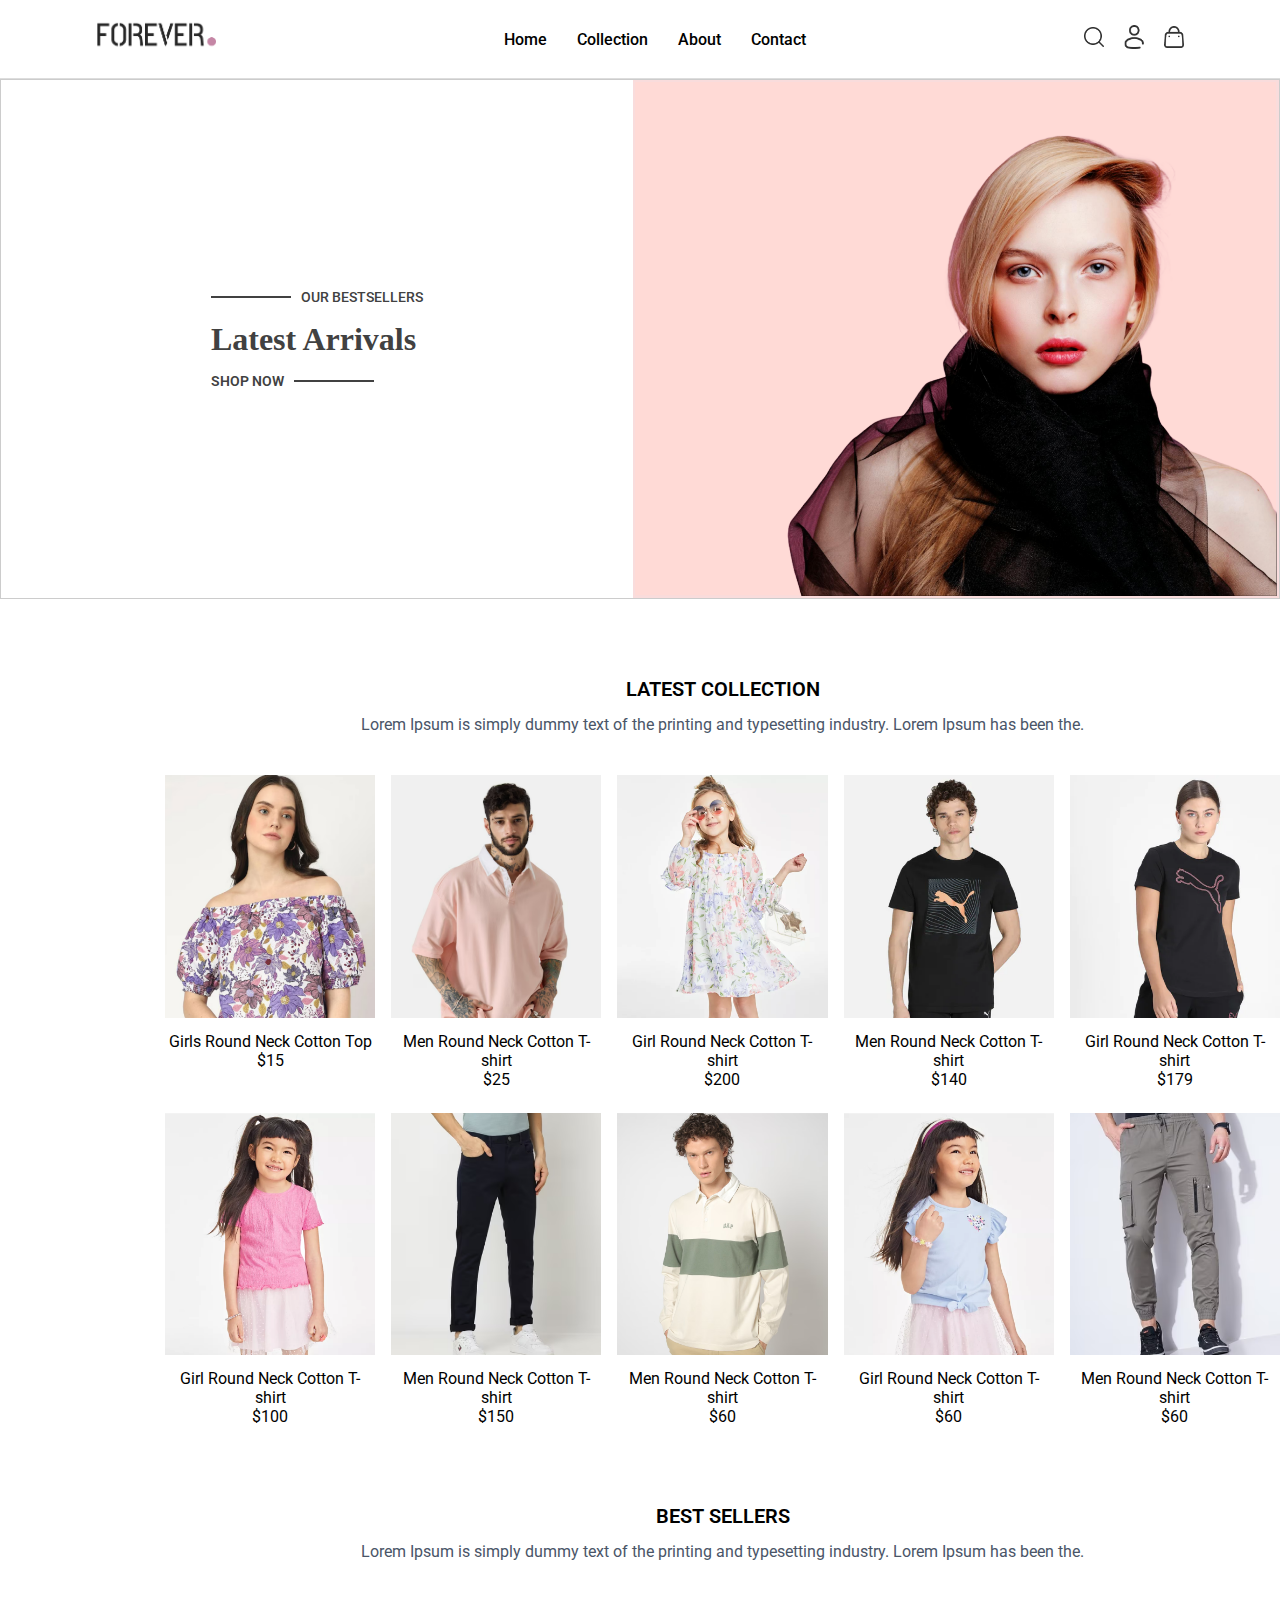
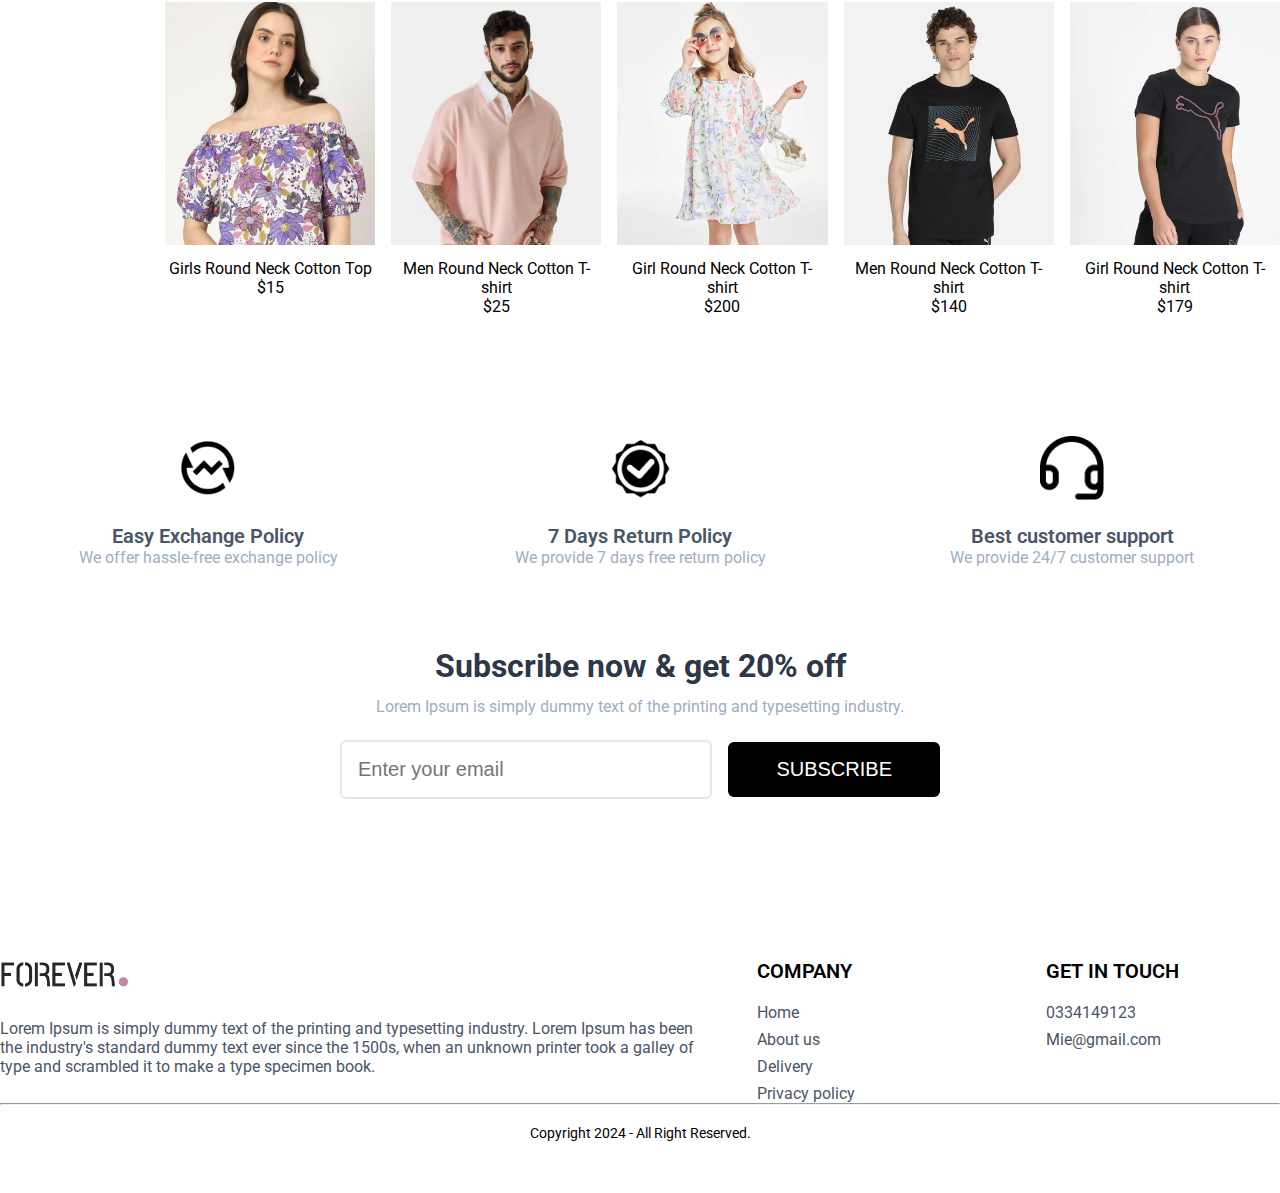
<file: index.html>
<!DOCTYPE html>
<html lang="en">
<head>
  <meta charset="UTF-8">
  <meta name="viewport" content="width=device-width, initial-scale=1.0">
  <meta http-equiv="X-UA-Compatible" content="IE=edge">
  <title>Forever Collection</title>
  <link rel="stylesheet" href="style.css">
  <link href="https://fonts.googleapis.com/css2?family=Roboto:wght@400;500;700&display=swap" rel="stylesheet">
</head>
<body>

  <!-- Header -->
  <header>
    <div class="containe">
      <div class="logo">
        <img src="Image/forever-assets/assets/frontend_assets/logo.png" alt="Forever Logo">
      </div>
      <nav>
        <ul>
          <li><a href="">Home</a></li>
          <li><a href="collection.html">Collection</a></li>
          <li><a href="about.html">About</a></li>
          <li><a href="contact.html">Contact</a></li>
        </ul>
      </nav>
      <div class="icons">
        <span class="icon-search">
          <img src="Image/forever-assets/assets/frontend_assets/search_icon.png" alt="Search Icon">
        </span>
        <span class="icon-user">
          <li><a href="login.html"><img src="Image/forever-assets/assets/frontend_assets/profile_icon.png" alt="User Icon"></a></li>
        </span>
        <span class="icon-cart">
          <img src="Image/forever-assets/assets/frontend_assets/cart_icon.png" alt="Cart Icon">
        </span>
      </div>
    </div>
  </header>

  <!-- Banner -->
  <div class="banner-container">
    <div class="text-section">
      <div class="text-content">
        <div class="bestsellers-line">
          <div class="line"></div>
          <p class="bestsellers-text">OUR BESTSELLERS</p>
        </div>
        <h1 class="hero-title">Latest Arrivals</h1>
        <div class="shop-now-line">
          <p class="shop-now-text">SHOP NOW</p>
          <div class="line"></div>
        </div>
      </div>
    </div>
    <div class="image-section">
      <img src="Image/forever-assets/assets/frontend_assets/hero_img.png" alt="Banner Image" class="hero-image" />
    </div>
  </div>

  <div class="my-10">
    <div class="text-center py-8 text-3xl">
      <h2 class="title">
        <span class="text1">LATEST</span>
        <span class="text2">COLLECTION</span>
      </h2>
      <p class="a m-auto text-xs sm:text-sm md:text-base text-gray-700">
        Lorem Ipsum is simply dummy text of the printing and typesetting industry. Lorem Ipsum has been the.
      </p>
    </div>
    <div class="grid grid-cols-2 sm:grid-cols-3 md:grid-cols-4 lg:grid-cols-5 gap-4 gap-y-6">
      <div class="product-card">
        <img src="Image/forever-assets/assets/frontend_assets/p_img1.png" alt="Product 1">
        <p>Girls Round Neck Cotton Top</p>
        <span>$15</span>
      </div>
      
      <div class="product-card">
        <img src="Image/forever-assets/assets/frontend_assets/p_img2.png" alt="Product 2">
        <p>Men Round Neck Cotton T-shirt</p>
        <span>$25</span>
      </div>
      <div class="product-card">
        <img src="Image/forever-assets/assets/frontend_assets/p_img3.png" alt="Product 2">
        <p>Girl Round Neck Cotton T-shirt</p>
        <span>$200</span>
      </div>
      <div class="product-card">
        <img src="Image/forever-assets/assets/frontend_assets/p_img4.png" alt="Product 2">
        <p>Men Round Neck Cotton T-shirt</p>
        <span>$140</span>
      </div>
      <div class="product-card">
        <img src="Image/forever-assets/assets/frontend_assets/p_img5.png" alt="Product 2">
        <p>Girl Round Neck Cotton T-shirt</p>
        <span>$179</span>
      </div>
      <div class="product-card">
        <img src="Image/forever-assets/assets/frontend_assets/p_img6.png" alt="Product 2">
        <p>Girl Round Neck Cotton T-shirt</p>
        <span>$100</span>
      </div>
      <div class="product-card">
        <img src="Image/forever-assets/assets/frontend_assets/p_img7.png" alt="Product 2">
        <p>Men Round Neck Cotton T-shirt</p>
        <span>$150</span>
      </div>
      <div class="product-card">
        <img src="Image/forever-assets/assets/frontend_assets/p_img8.png" alt="Product 2">
        <p>Men Round Neck Cotton T-shirt</p>
        <span>$60</span>
      </div>
      <div class="product-card">
        <img src="Image/forever-assets/assets/frontend_assets/p_img9.png" alt="Product 2">
        <p>Girl Round Neck Cotton T-shirt</p>
        <span>$60</span>
      </div>
      <div class="product-card">
        <img src="Image/forever-assets/assets/frontend_assets/p_img10.png" alt="Product 2">
        <p>Men Round Neck Cotton T-shirt</p>
        <span>$60</span>
      </div>
    </div>
  </div>
  

  <div class="my-10">
    <div class="text-center py-8 text-3xl">
      <h2 class="title">
        <span class="text1">BEST</span>
        <span class="text2">SELLERS</span>
      </h2>
      <p class="a m-auto text-xs sm:text-sm md:text-base text-gray-700">
        Lorem Ipsum is simply dummy text of the printing and typesetting industry. Lorem Ipsum has been the.
      </p>
    </div>
    <div class="grid grid-cols-2 sm:grid-cols-3 md:grid-cols-4 lg:grid-cols-5 gap-4 gap-y-6">
      <div class="product-card">
        <img src="Image/forever-assets/assets/frontend_assets/p_img1.png" alt="Product 1">
        <p>Girls Round Neck Cotton Top</p>
        <span>$15</span>
      </div>
      
      <div class="product-card">
        <img src="Image/forever-assets/assets/frontend_assets/p_img2.png" alt="Product 2">
        <p>Men Round Neck Cotton T-shirt</p>
        <span>$25</span>
      </div>
      <div class="product-card">
        <img src="Image/forever-assets/assets/frontend_assets/p_img3.png" alt="Product 2">
        <p>Girl Round Neck Cotton T-shirt</p>
        <span>$200</span>
      </div>
      <div class="product-card">
        <img src="Image/forever-assets/assets/frontend_assets/p_img4.png" alt="Product 2">
        <p>Men Round Neck Cotton T-shirt</p>
        <span>$140</span>
      </div>
      <div class="product-card">
        <img src="Image/forever-assets/assets/frontend_assets/p_img5.png" alt="Product 2">
        <p>Girl Round Neck Cotton T-shirt</p>
        <span>$179</span>
      </div>
    </div>
  </div>
  <div class="container">
    <div class="feature">
        <img src="Image/forever-assets/assets/frontend_assets/exchange_icon.png" class="icon" alt="Easy Exchange Policy"/>
        <p class="title">Easy Exchange Policy</p>
        <p class="description">We offer hassle-free exchange policy</p>
    </div>
    <div class="feature">
        <img src="Image/forever-assets/assets/frontend_assets/quality_icon.png" class="icon" alt="7 Days Return Policy"/>
        <p class="title">7 Days Return Policy</p>
        <p class="description">We provide 7 days free return policy</p>
    </div>
    <div class="feature">
        <img src="Image/forever-assets/assets/frontend_assets/support_img.png" class="icon" alt="Best customer support"/>
        <p class="title">Best customer support</p>
        <p class="description">We provide 24/7 customer support</p>
    </div>
</div>

  <div class="text-center">
    <p class="text-2xl font-medium text-gray-800">Subscribe now & get 20% off</p>
    <p class="text-gray-400 mt-3">Lorem Ipsum is simply dummy text of the printing and typesetting industry.</p>
    <form class="form">
        <input type="email" placeholder="Enter your email" class="input-email" />
        <button type="submit" class="subscribe-button">SUBSCRIBE</button>
    </form>
</div>
<div class="footer-container">
  <div class="footer-content">
      <div class="footer-logo-section">
          <img src="Image/forever-assets/assets/frontend_assets/logo.png" class="footer-logo" alt="Logo" />
          <p class="footer-description">
              Lorem Ipsum is simply dummy text of the printing and typesetting industry. Lorem Ipsum has been the industry's standard dummy text ever since the 1500s, when an unknown printer took a galley of type and scrambled it to make a type specimen book.
          </p>
          
      </div>
      <div class="footer-company-section">
          <p class="footer-section-title">COMPANY</p>
          <ul class="footer-company-list">
              <li>Home</li>
              <li>About us</li>
              <li>Delivery</li>
              <li>Privacy policy</li>
          </ul>
      </div>
      <div class="footer-contact-section">
          <p class="footer-section-title">GET IN TOUCH</p>
          <ul class="footer-contact-list">
              <li>0334149123</li>
              <li>Mie@gmail.com</li>
          </ul>
      </div>
  </div>
  <div class="footer-bottom">
      <hr />
      <p class="footer-bottom-text">Copyright 2024 - All Right Reserved.</p>
  </div>
</div>


</body>
</html>
</file>
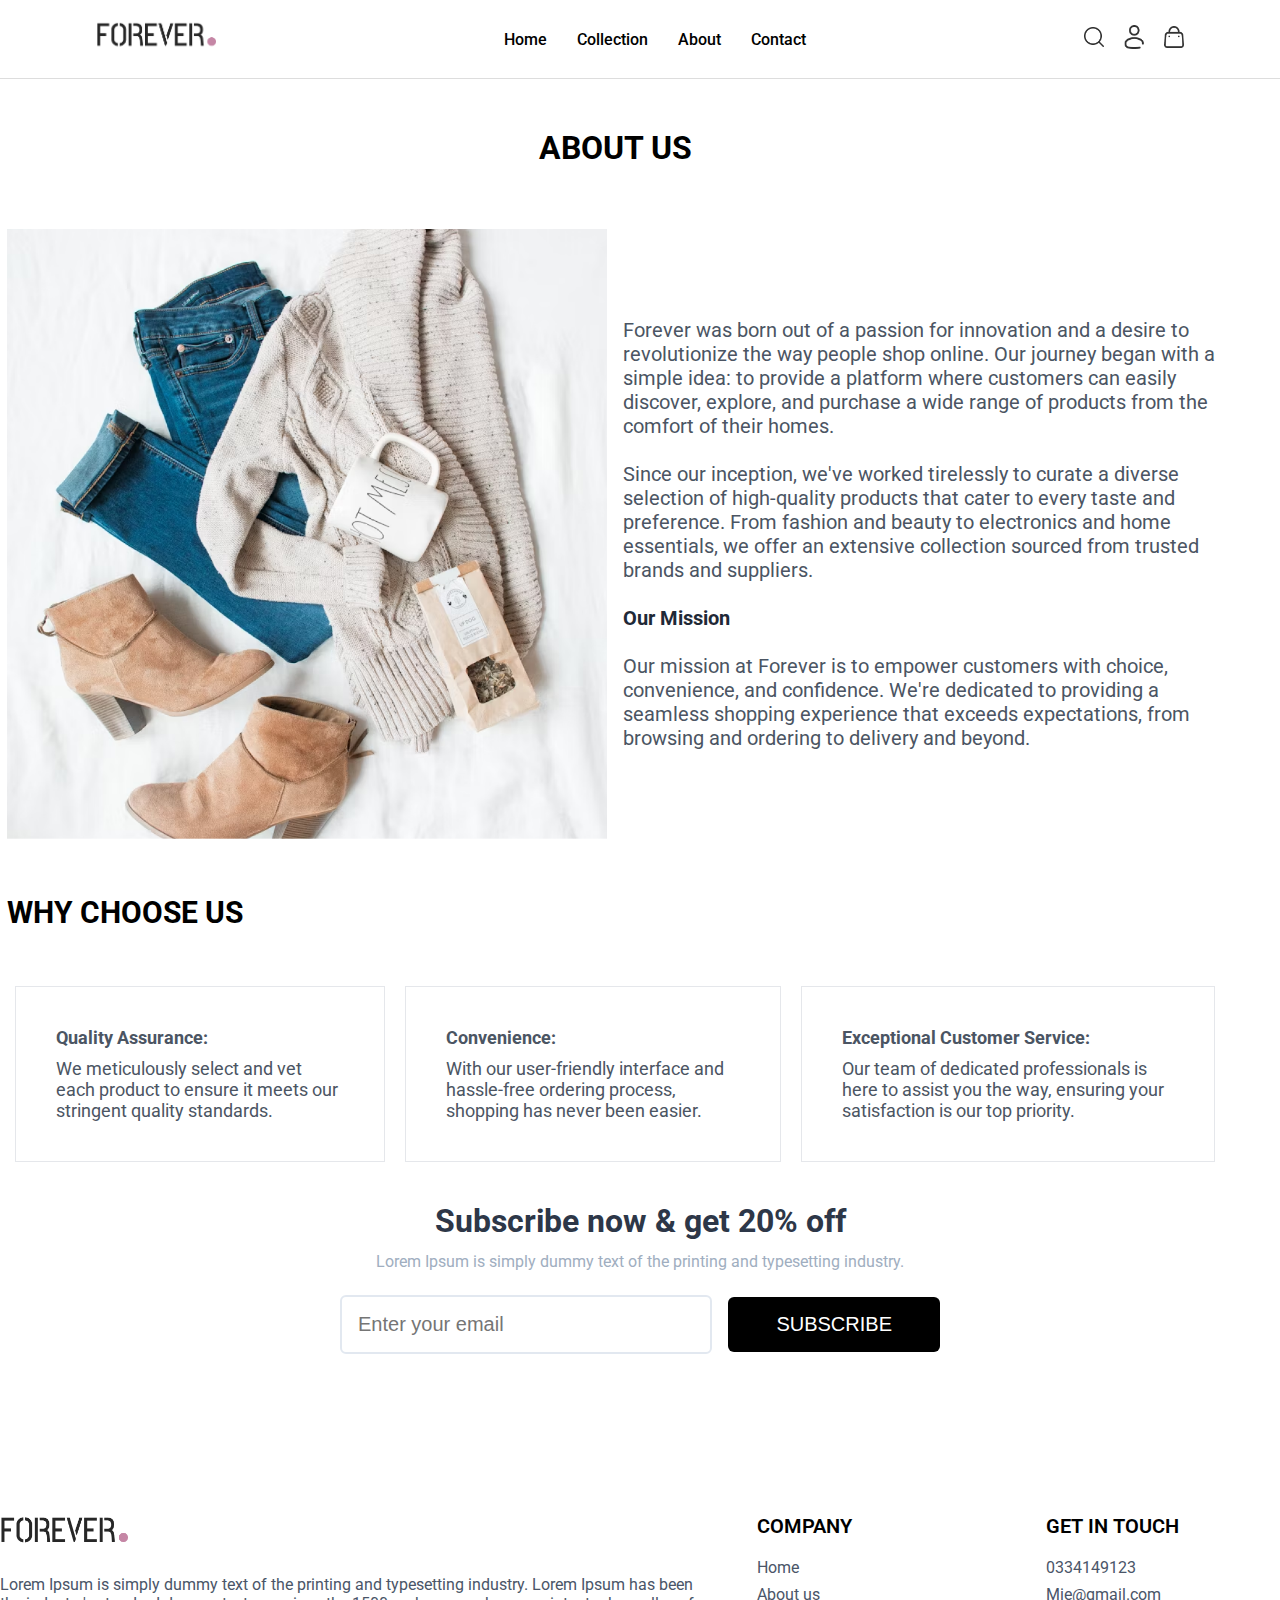
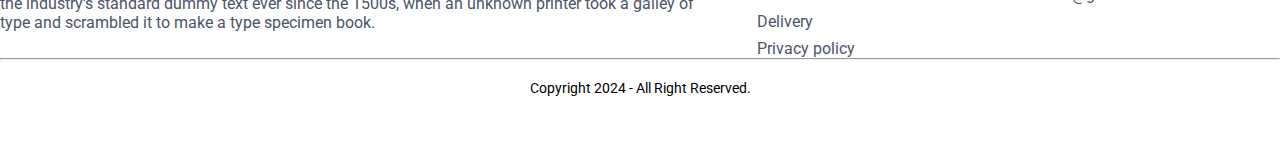
<file: about.html>
<!DOCTYPE html>
<html lang="en">
<head>
  <meta charset="UTF-8">
  <meta name="viewport" content="width=device-width, initial-scale=1.0">
  <meta http-equiv="X-UA-Compatible" content="IE=edge">
  <title>Forever Collection</title>
  <link rel="stylesheet" href="style.css">
  <link href="https://fonts.googleapis.com/css2?family=Roboto:wght@400;500;700&display=swap" rel="stylesheet">
</head>
<body>

  <!-- Header -->
  <header>
    <div class="containe">
      <div class="logo">
        <img src="Image/forever-assets/assets/frontend_assets/logo.png" alt="Forever Logo">
      </div>
      <nav>
        <ul>
          <li><a href="/index.html">Home</a></li>
          <li><a href="collection.html">Collection</a></li>
          <li><a href="about.html">About</a></li>
          <li><a href="contact.html">Contact</a></li>
        </ul>
      </nav>
      <div class="icons">
        <span class="icon-search">
          <img src="Image/forever-assets/assets/frontend_assets/search_icon.png" alt="Search Icon">
        </span>
        <span class="icon-user">
          <li><a href="login.html"><img src="Image/forever-assets/assets/frontend_assets/profile_icon.png" alt="User Icon"></a></li>
        </span>
        <span class="icon-cart">
          <img src="Image/forever-assets/assets/frontend_assets/cart_icon.png" alt="Cart Icon">
        </span>
      </div>
    </div>
  </header>
  <div class="about-container">
    <div class="about-content">
      <div class="Name">ABOUT US</div>
      <img class="about-image" src="Image/forever-assets/assets/frontend_assets/about_img.png" alt="About Image" />
      <div class="about-text">
        <p>Forever was born out of a passion for innovation and a desire to revolutionize the way people shop online. Our journey began with a simple idea: to provide a platform where customers can easily discover, explore, and purchase a wide range of products from the comfort of their homes.</p>
        <p>Since our inception, we've worked tirelessly to curate a diverse selection of high-quality products that cater to every taste and preference. From fashion and beauty to electronics and home essentials, we offer an extensive collection sourced from trusted brands and suppliers.</p>
        <b class="mission">Our Mission</b>
        <p>Our mission at Forever is to empower customers with choice, convenience, and confidence. We're dedicated to providing a seamless shopping experience that exceeds expectations, from browsing and ordering to delivery and beyond.</p>
      </div>
    </div>
    <div class="about-title">
      <h2>WHY CHOOSE US</h2>
    </div>
    <div class="features">
      <div class="feature-item">
        <b>Quality Assurance:</b>
        <p>We meticulously select and vet each product to ensure it meets our stringent quality standards.</p>
      </div>
      <div class="feature-item">
        <b>Convenience:</b>
        <p>With our user-friendly interface and hassle-free ordering process, shopping has never been easier.</p>
      </div>
      <div class="feature-item">
        <b>Exceptional Customer Service:</b>
        <p>Our team of dedicated professionals is here to assist you the way, ensuring your satisfaction is our top priority.</p>
      </div>
    </div>
  </div>
   <div class="text-center">
    <p class="text-2xl font-medium text-gray-800">Subscribe now & get 20% off</p>
    <p class="text-gray-400 mt-3">Lorem Ipsum is simply dummy text of the printing and typesetting industry.</p>
    <form class="form">
        <input type="email" placeholder="Enter your email" class="input-email" />
        <button type="submit" class="subscribe-button">SUBSCRIBE</button>
    </form>
</div>
<div class="footer-container">
  <div class="footer-content">
      <div class="footer-logo-section">
          <img src="Image/forever-assets/assets/frontend_assets/logo.png" class="footer-logo" alt="Logo" />
          <p class="footer-description">
              Lorem Ipsum is simply dummy text of the printing and typesetting industry. Lorem Ipsum has been the industry's standard dummy text ever since the 1500s, when an unknown printer took a galley of type and scrambled it to make a type specimen book.
          </p>
          
      </div>
      <div class="footer-company-section">
          <p class="footer-section-title">COMPANY</p>
          <ul class="footer-company-list">
              <li>Home</li>
              <li>About us</li>
              <li>Delivery</li>
              <li>Privacy policy</li>
          </ul>
      </div>
      <div class="footer-contact-section">
          <p class="footer-section-title">GET IN TOUCH</p>
          <ul class="footer-contact-list">
              <li>0334149123</li>
              <li>Mie@gmail.com</li>
          </ul>
      </div>
  </div>
  <div class="footer-bottom">
      <hr />
      <p class="footer-bottom-text">Copyright 2024 - All Right Reserved.</p>
  </div>
</div>
  
  
 
</body>
</html>
</file>
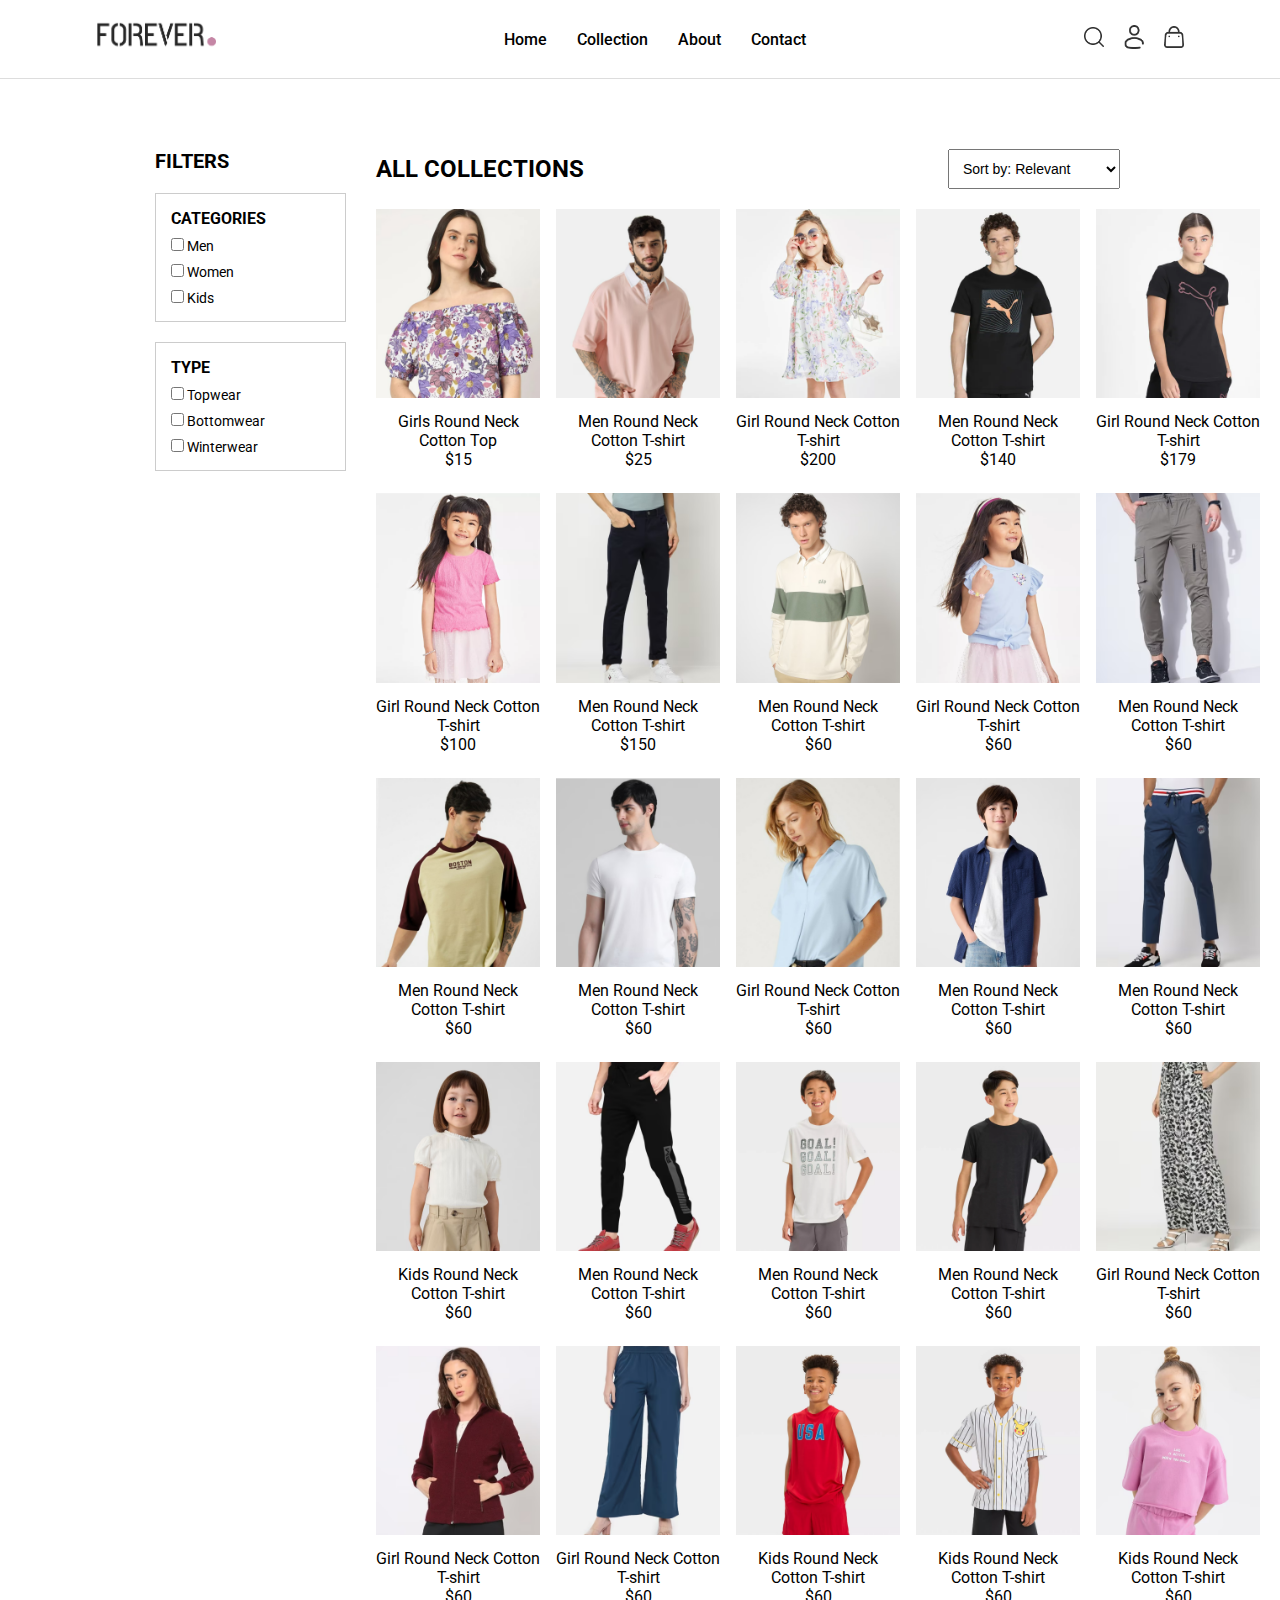
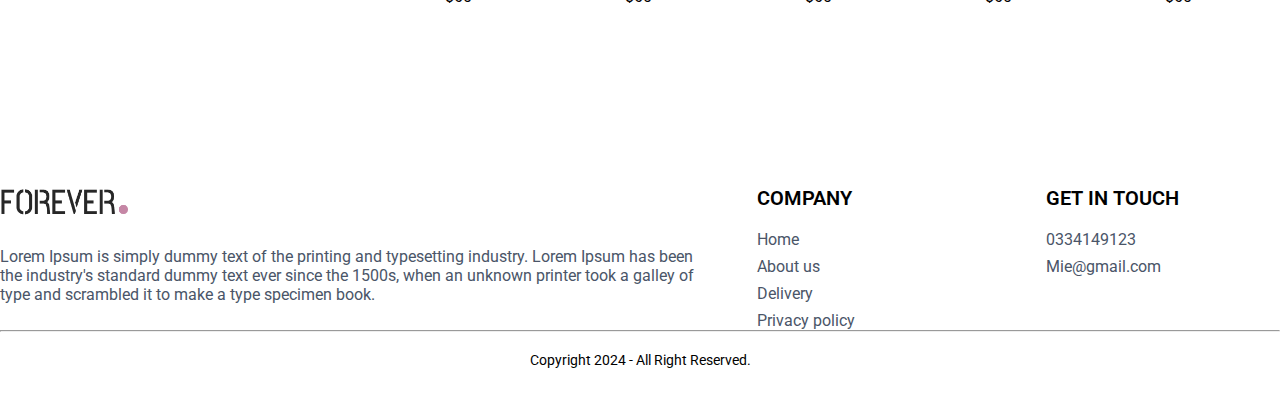
<file: collection.html>
<!DOCTYPE html>
<html lang="en">
<head>
  <meta charset="UTF-8">
  <meta name="viewport" content="width=device-width, initial-scale=1.0">
  <meta http-equiv="X-UA-Compatible" content="IE=edge">
  <title>Forever Collection</title>
  <link rel="stylesheet" href="style.css">
  <link href="https://fonts.googleapis.com/css2?family=Roboto:wght@400;500;700&display=swap" rel="stylesheet">
</head>
<body>

  <!-- Header -->
  <header>
    <div class="containe">
      <div class="logo">
        <img src="Image/forever-assets/assets/frontend_assets/logo.png" alt="Forever Logo">
      </div>
      <nav>
        <ul>
          <li><a href="/index.html">Home</a></li>
          <li><a href="collection.html">Collection</a></li>
          <li><a href="about.html">About</a></li>
          <li><a href="#">Contact</a></li>
        </ul>
      </nav>
      <div class="icons">
        <span class="icon-search">
          <img src="Image/forever-assets/assets/frontend_assets/search_icon.png" alt="Search Icon">
        </span>
        <span class="icon-user">
          <li><a href="login.html"><img src="Image/forever-assets/assets/frontend_assets/profile_icon.png" alt="User Icon"></a></li>
        </span>
        <span class="icon-cart">
          <img src="Image/forever-assets/assets/frontend_assets/cart_icon.png" alt="Cart Icon">
        </span>
      </div>
    </div>
  </header>

  <div class="contain">
    <!-- Bộ lọc bên trái -->
    <div class="search-options">
        <p class="search-title">FILTERS</p>
        <div class="filter-options">
            <p class="filter-title">CATEGORIES</p>
            <div class="category-list">
                <p class="category-item">
                    <input type="checkbox" value="Men" /> Men
                </p>
                <p class="category-item">
                    <input type="checkbox" value="Women" /> Women
                </p>
                <p class="category-item">
                    <input type="checkbox" value="Kids" /> Kids
                </p>
            </div>
        </div>
        <div class="type-options">
            <p class="filter-title">TYPE</p>
            <div class="type-list">
                <p class="type-item">
                    <input type="checkbox" value="Topwear" /> Topwear
                </p>
                <p class="type-item">
                    <input type="checkbox" value="Bottomwear" /> Bottomwear
                </p>
                <p class="type-item">
                    <input type="checkbox" value="Winterwear" /> Winterwear
                </p>
            </div>
        </div>
    </div>

    <!-- Danh sách sản phẩm bên phải -->
    <div class="product-section">
        <div class="product-header">
            <h2 class="product-title">ALL COLLECTIONS</h2>
            <select class="sort-select">
                <option value="relevant">Sort by: Relevant</option>
                <option value="low-high">Sort by: Low To High</option>
                <option value="high-low">Sort by: High To Low</option>
            </select>
        </div>   
        <div class=" grid grid-cols-2 sm:grid-cols-3 md:grid-cols-4 lg:grid-cols-5 gap-4 gap-y-6">
            <div class="product-card">
              <img src="Image/forever-assets/assets/frontend_assets/p_img1.png" alt="Product 1">
              <p>Girls Round Neck Cotton Top</p>
              <span>$15</span>
            </div>
            
            <div class="product-card">
              <img src="Image/forever-assets/assets/frontend_assets/p_img2.png" alt="Product 2">
              <p>Men Round Neck Cotton T-shirt</p>
              <span>$25</span>
            </div>
            <div class="product-card">
              <img src="Image/forever-assets/assets/frontend_assets/p_img3.png" alt="Product 2">
              <p>Girl Round Neck Cotton T-shirt</p>
              <span>$200</span>
            </div>
            <div class="product-card">
              <img src="Image/forever-assets/assets/frontend_assets/p_img4.png" alt="Product 2">
              <p>Men Round Neck Cotton T-shirt</p>
              <span>$140</span>
            </div>
            <div class="product-card">
              <img src="Image/forever-assets/assets/frontend_assets/p_img5.png" alt="Product 2">
              <p>Girl Round Neck Cotton T-shirt</p>
              <span>$179</span>
            </div>
            <div class="product-card">
              <img src="Image/forever-assets/assets/frontend_assets/p_img6.png" alt="Product 2">
              <p>Girl Round Neck Cotton T-shirt</p>
              <span>$100</span>
            </div>
            <div class="product-card">
              <img src="Image/forever-assets/assets/frontend_assets/p_img7.png" alt="Product 2">
              <p>Men Round Neck Cotton T-shirt</p>
              <span>$150</span>
            </div>
            <div class="product-card">
              <img src="Image/forever-assets/assets/frontend_assets/p_img8.png" alt="Product 2">
              <p>Men Round Neck Cotton T-shirt</p>
              <span>$60</span>
            </div>
            <div class="product-card">
              <img src="Image/forever-assets/assets/frontend_assets/p_img9.png" alt="Product 2">
              <p>Girl Round Neck Cotton T-shirt</p>
              <span>$60</span>
            </div>
            <div class="product-card">
              <img src="Image/forever-assets/assets/frontend_assets/p_img10.png" alt="Product 2">
              <p>Men Round Neck Cotton T-shirt</p>
              <span>$60</span>
            </div>
            <div class="product-card">
                <img src="Image/forever-assets/assets/frontend_assets/p_img11.png" alt="Product 2">
                <p>Men Round Neck Cotton T-shirt</p>
                <span>$60</span>
              </div>
              <div class="product-card">
                <img src="Image/forever-assets/assets/frontend_assets/p_img12.png" alt="Product 2">
                <p>Men Round Neck Cotton T-shirt</p>
                <span>$60</span>
              </div>
              <div class="product-card">
                <img src="Image/forever-assets/assets/frontend_assets/p_img13.png" alt="Product 2">
                <p>Girl Round Neck Cotton T-shirt</p>
                <span>$60</span>
              </div>
              <div class="product-card">
                <img src="Image/forever-assets/assets/frontend_assets/p_img14.png" alt="Product 2">
                <p>Men Round Neck Cotton T-shirt</p>
                <span>$60</span>
              </div>
              <div class="product-card">
                <img src="Image/forever-assets/assets/frontend_assets/p_img15.png" alt="Product 2">
                <p>Men Round Neck Cotton T-shirt</p>
                <span>$60</span>
              </div>
              <div class="product-card">
                <img src="Image/forever-assets/assets/frontend_assets/p_img16.png" alt="Product 2">
                <p>Kids Round Neck Cotton T-shirt</p>
                <span>$60</span>
              </div>
              <div class="product-card">
                <img src="Image/forever-assets/assets/frontend_assets/p_img17.png" alt="Product 2">
                <p>Men Round Neck Cotton T-shirt</p>
                <span>$60</span>
              </div>
              <div class="product-card">
                <img src="Image/forever-assets/assets/frontend_assets/p_img18.png" alt="Product 2">
                <p>Men Round Neck Cotton T-shirt</p>
                <span>$60</span>
              </div>
              <div class="product-card">
                <img src="Image/forever-assets/assets/frontend_assets/p_img19.png" alt="Product 2">
                <p>Men Round Neck Cotton T-shirt</p>
                <span>$60</span>
              </div>
              <div class="product-card">
                <img src="Image/forever-assets/assets/frontend_assets/p_img20.png" alt="Product 2">
                <p>Girl Round Neck Cotton T-shirt</p>
                <span>$60</span>
              </div>
              <div class="product-card">
                <img src="Image/forever-assets/assets/frontend_assets/p_img21.png" alt="Product 2">
                <p>Girl Round Neck Cotton T-shirt</p>
                <span>$60</span>
              </div>
              <div class="product-card">
                <img src="Image/forever-assets/assets/frontend_assets/p_img22.png" alt="Product 2">
                <p>Girl Round Neck Cotton T-shirt</p>
                <span>$60</span>
              </div>
              <div class="product-card">
                <img src="Image/forever-assets/assets/frontend_assets/p_img23.png" alt="Product 2">
                <p>Kids Round Neck Cotton T-shirt</p>
                <span>$60</span>
              </div>
              <div class="product-card">
                <img src="Image/forever-assets/assets/frontend_assets/p_img24.png" alt="Product 2">
                <p>Kids Round Neck Cotton T-shirt</p>
                <span>$60</span>
              </div>
              <div class="product-card">
                <img src="Image/forever-assets/assets/frontend_assets/p_img25.png" alt="Product 2">
                <p>Kids Round Neck Cotton T-shirt</p>
                <span>$60</span>
              </div>
          </div>
        
    </div>
</div>

<div class="footer-container">
    <div class="footer-content">
        <div class="footer-logo-section">
            <img src="Image/forever-assets/assets/frontend_assets/logo.png" class="footer-logo" alt="Logo" />
            <p class="footer-description">
                Lorem Ipsum is simply dummy text of the printing and typesetting industry. Lorem Ipsum has been the industry's standard dummy text ever since the 1500s, when an unknown printer took a galley of type and scrambled it to make a type specimen book.
            </p>
            
        </div>
        <div class="footer-company-section">
            <p class="footer-section-title">COMPANY</p>
            <ul class="footer-company-list">
                <li>Home</li>
                <li>About us</li>
                <li>Delivery</li>
                <li>Privacy policy</li>
            </ul>
        </div>
        <div class="footer-contact-section">
            <p class="footer-section-title">GET IN TOUCH</p>
            <ul class="footer-contact-list">
                <li>0334149123</li>
                <li>Mie@gmail.com</li>
            </ul>
        </div>
    </div>
    <div class="footer-bottom">
        <hr />
        <p class="footer-bottom-text">Copyright 2024 - All Right Reserved.</p>
    </div>
  </div>


</body>
</html>
</file>
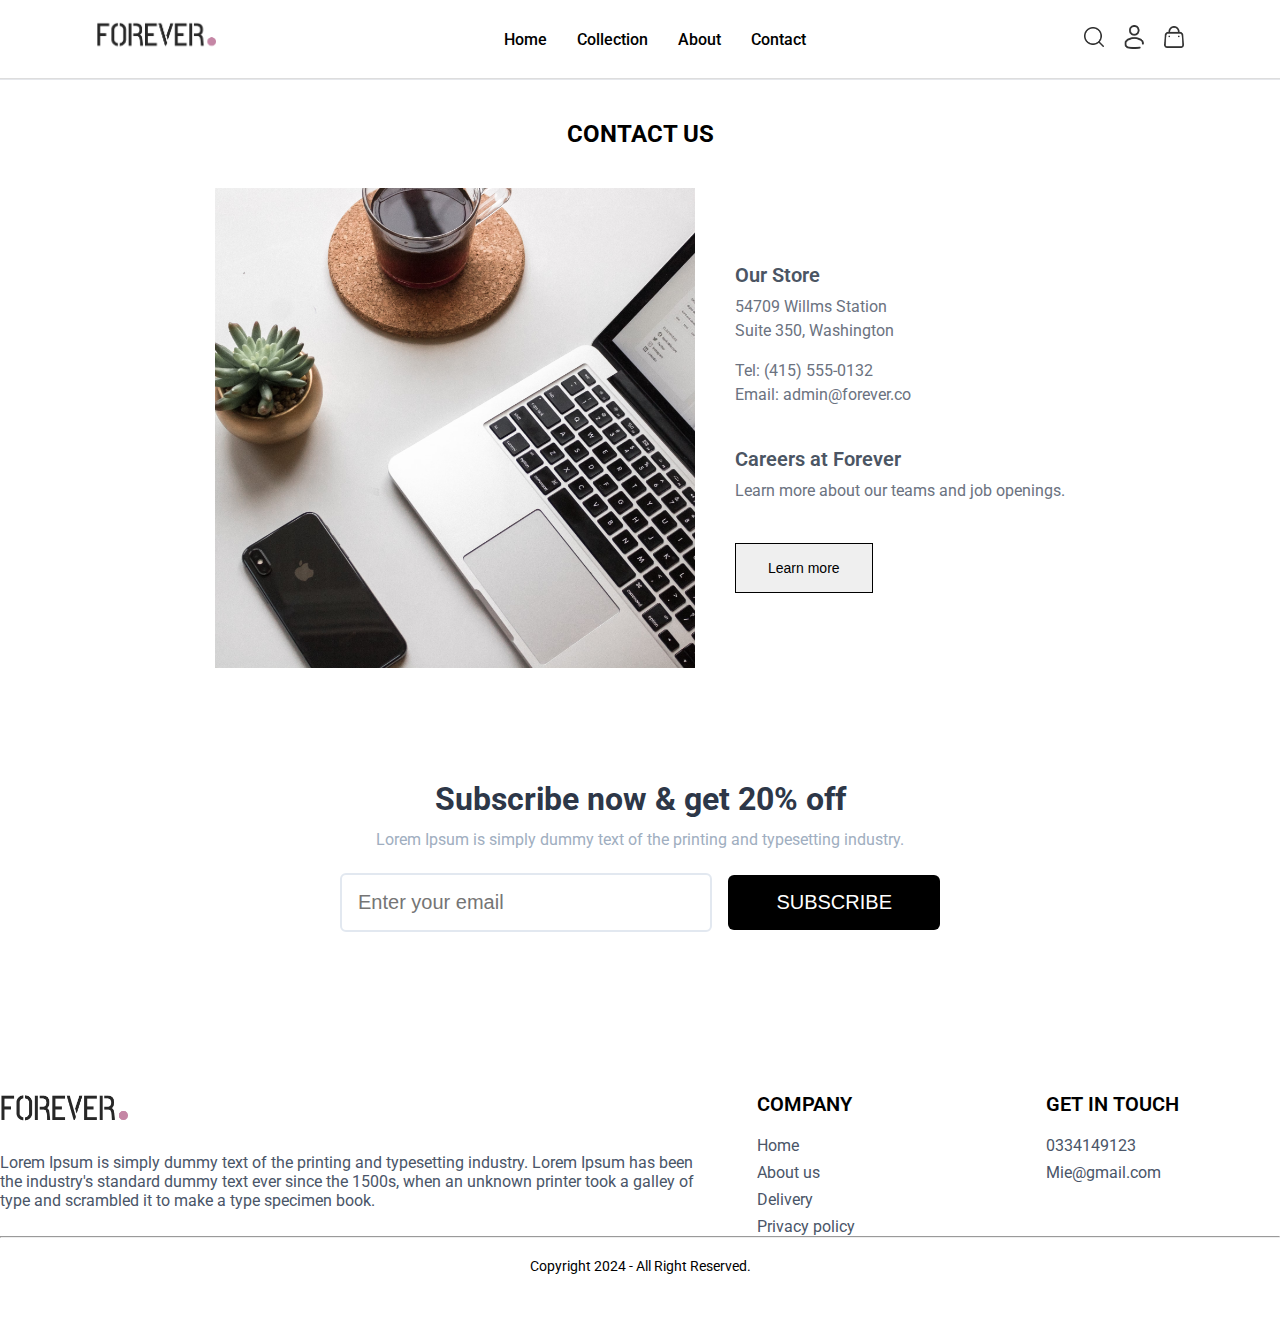
<file: contact.html>
<!DOCTYPE html>
<html lang="en">
<head>
  <meta charset="UTF-8">
  <meta name="viewport" content="width=device-width, initial-scale=1.0">
  <meta http-equiv="X-UA-Compatible" content="IE=edge">
  <title>Forever Collection</title>
  <link rel="stylesheet" href="style.css">
  <link href="https://fonts.googleapis.com/css2?family=Roboto:wght@400;500;700&display=swap" rel="stylesheet">
</head>
<body>

  <!-- Header -->
  <header>
    <div class="containe">
      <div class="logo">
        <img src="Image/forever-assets/assets/frontend_assets/logo.png" alt="Forever Logo">
      </div>
      <nav>
        <ul>
          <li><a href="">Home</a></li>
          <li><a href="collection.html">Collection</a></li>
          <li><a href="about.html">About</a></li>
          <li><a href="contact.html">Contact</a></li>
        </ul>
      </nav>
      <div class="icons">
        <span class="icon-search">
          <img src="Image/forever-assets/assets/frontend_assets/search_icon.png" alt="Search Icon">
        </span>
        <span class="icon-user">
          <li><a href="login.html"><img src="Image/forever-assets/assets/frontend_assets/profile_icon.png" alt="User Icon"></a></li>
        </span>
        <span class="icon-cart">
          <img src="Image/forever-assets/assets/frontend_assets/cart_icon.png" alt="Cart Icon">
        </span>
      </div>
    </div>
  </header>

  <div class="contact-container">
    <h2 class="contact-title">CONTACT <span>US</span></h2>
  
    <div class="contact-content">
      <img class="contact-img" src="Image/forever-assets/assets/frontend_assets/contact_img.png" alt="Contact Image" />
  
      <div class="contact-info">
      
        <div class="contact-section">
          <p class="contact-heading">Our Store</p>
          <p class="contact-text">54709 Willms Station <br /> Suite 350, Washington</p>
          <p class="contact-text">Tel: (415) 555-0132 <br /> Email: admin@forever.co</p>
        </div>
  
        <div class="contact-section">
          <p class="contact-heading">Careers at Forever</p>
          <p class="contact-text">Learn more about our teams and job openings.</p>
        </div>
  
        
        <button class="contact-button">Learn more</button>
      </div>
  
    
    </div>
  </div>
  <div class="text-center">
    <p class="text-2xl font-medium text-gray-800">Subscribe now & get 20% off</p>
    <p class="text-gray-400 mt-3">Lorem Ipsum is simply dummy text of the printing and typesetting industry.</p>
    <form class="form">
        <input type="email" placeholder="Enter your email" class="input-email" />
        <button type="submit" class="subscribe-button">SUBSCRIBE</button>
    </form>
</div>
<div class="footer-container">
  <div class="footer-content">
      <div class="footer-logo-section">
          <img src="Image/forever-assets/assets/frontend_assets/logo.png" class="footer-logo" alt="Logo" />
          <p class="footer-description">
              Lorem Ipsum is simply dummy text of the printing and typesetting industry. Lorem Ipsum has been the industry's standard dummy text ever since the 1500s, when an unknown printer took a galley of type and scrambled it to make a type specimen book.
          </p>
          
      </div>
      <div class="footer-company-section">
          <p class="footer-section-title">COMPANY</p>
          <ul class="footer-company-list">
              <li>Home</li>
              <li>About us</li>
              <li>Delivery</li>
              <li>Privacy policy</li>
          </ul>
      </div>
      <div class="footer-contact-section">
          <p class="footer-section-title">GET IN TOUCH</p>
          <ul class="footer-contact-list">
              <li>0334149123</li>
              <li>Mie@gmail.com</li>
          </ul>
      </div>
  </div>
  <div class="footer-bottom">
      <hr />
      <p class="footer-bottom-text">Copyright 2024 - All Right Reserved.</p>
  </div>
</div>
  
  

</body>
</html>
</file>
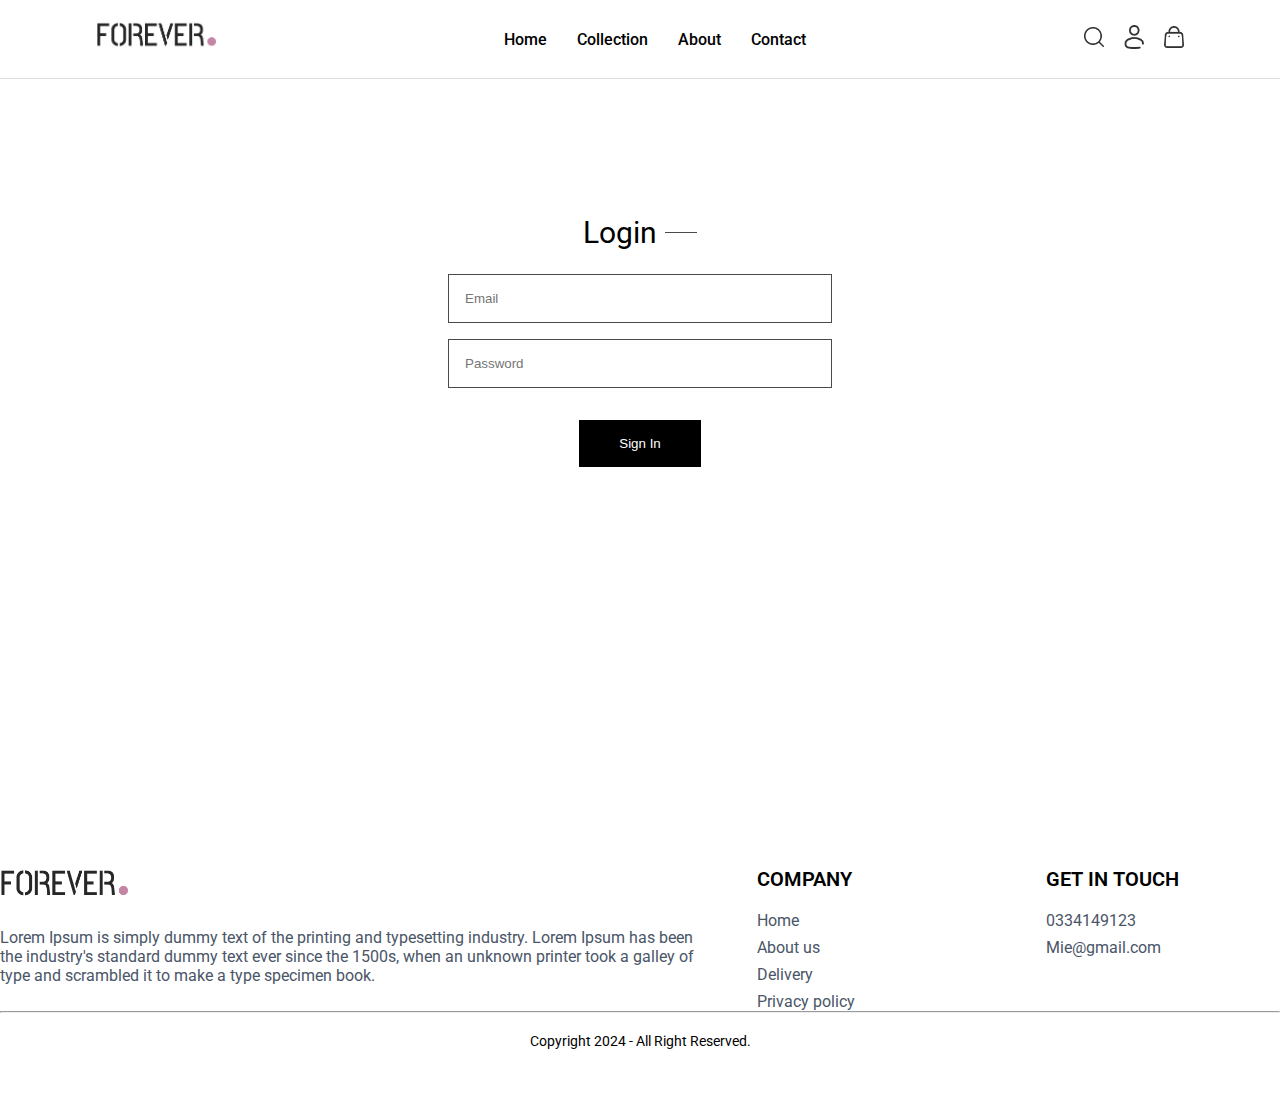
<file: login.html>
<!DOCTYPE html>
<html lang="en">
<head>
  <meta charset="UTF-8">
  <meta name="viewport" content="width=device-width, initial-scale=1.0">
  <meta http-equiv="X-UA-Compatible" content="IE=edge">
  <title>Forever Collection</title>
  <link rel="stylesheet" href="style.css">
  <link href="https://fonts.googleapis.com/css2?family=Roboto:wght@400;500;700&display=swap" rel="stylesheet">
</head>
<body>

  <!-- Header -->
  <header>
    <div class="containe">
      <div class="logo">
        <img src="Image/forever-assets/assets/frontend_assets/logo.png" alt="Forever Logo">
      </div>
      <nav>
        <ul>
          <li><a href="/index.html">Home</a></li>
          <li><a href="collection.html">Collection</a></li>
          <li><a href="about.html">About</a></li>
          <li><a href="contact.html">Contact</a></li>
        </ul>
      </nav>
      <div class="icons">
        <span class="icon-search">
          <img src="Image/forever-assets/assets/frontend_assets/search_icon.png" alt="Search Icon">
        </span>
        <span class="icon-user">
          <li><a href="login.html"><img src="Image/forever-assets/assets/frontend_assets/profile_icon.png" alt="User Icon"></a></li>
        </span>
        <span class="icon-cart">
          <img src="Image/forever-assets/assets/frontend_assets/cart_icon.png" alt="Cart Icon">
        </span>
      </div>
    </div>
  </header>



  <form class="form-container">
    <div class="form-header">
      <p>Login</p>
      <hr/>
    </div>
    
    <input 
      type="email" 
      placeholder="Email" 
      required
    />

    <input 
      type="password" 
      placeholder="Password" 
      required
    />

    <button type="submit">
      Sign In
    </button>
  </form>
  <div class="footerlogin">
    <div class="footer-container">
        <div class="footer-content">
            <div class="footer-logo-section">
                <img src="Image/forever-assets/assets/frontend_assets/logo.png" class="footer-logo" alt="Logo" />
                <p class="footer-description">
                    Lorem Ipsum is simply dummy text of the printing and typesetting industry. Lorem Ipsum has been the industry's standard dummy text ever since the 1500s, when an unknown printer took a galley of type and scrambled it to make a type specimen book.
                </p>
                
            </div>
            <div class="footer-company-section">
                <p class="footer-section-title">COMPANY</p>
                <ul class="footer-company-list">
                    <li>Home</li>
                    <li>About us</li>
                    <li>Delivery</li>
                    <li>Privacy policy</li>
                </ul>
            </div>
            <div class="footer-contact-section">
                <p class="footer-section-title">GET IN TOUCH</p>
                <ul class="footer-contact-list">
                    <li>0334149123</li>
                    <li>Mie@gmail.com</li>
                </ul>
            </div>
        </div>
        <div class="footer-bottom">
            <hr />
            <p class="footer-bottom-text">Copyright 2024 - All Right Reserved.</p>
        </div>
      </div>
  </div>
  
</body>
</html>
</file>
<file: style.css>
* {
  margin: 0;
  padding: 0;
  box-sizing: border-box;
}

body {
  font-family: 'Roboto', sans-serif;
}

.containe {
  width: 85%;
  margin: 0 auto;
  display: flex;
  justify-content: space-between;
  align-items: center;
}

header {
  padding: 20px 0;
  border-bottom: 1px solid #ddd;
  background-color: #fff;
}

header .logo img {
  max-width: 120px;
  cursor: pointer;
}

header nav ul {
  display: flex;
  list-style: none;
}

header nav ul li {
  margin-left: 30px;
}

header nav ul li a {
  text-decoration: none;
  font-weight: 500;
  color: #000;
  position: relative; 
}


header nav ul li a::after {
  content: ''; 
  display: block;
  width: 100%; 
  height: 2px; 
  background-color: #000; 
  position: absolute; 
  left: 0; 
  bottom: -5px; 
  transform: scaleX(0); 
  transition: transform 0.3s ease; 
}


header nav ul li a:hover::after {
  transform: scaleX(1); 
}


header nav ul li a.active::after {
  transform: scaleX(1); 
}

header .icons {
  display: flex;
  align-items: center;
}

header .icons span {
  margin-left: 20px;
}

header .icons img {
  width: 20px;
  cursor: pointer;
}


.banner-container {
  display: flex;
  flex-direction: column;
  border: 1px solid #ccc;
  max-width: 1800px;
  margin: 0 auto;
}

@media (min-width: 640px) {
  .banner-container {
    flex-direction: row;
  }
}

/* Phần văn bản */
.text-section {
  width: 100%;
  display: flex;
  align-items: center;
  justify-content: center;
  padding: 20px;
}

@media (min-width: 640px) {
  .text-section {
    width: 95%;
  }
}

.text-content {
  color: #414141;
  max-width: 350px;
}

.bestsellers-line {
  display: flex;
  align-items: center;
  gap: 10px;
}

.line {
  width: 80px; 
  height: 2px;
  background-color: #414141;
}

.bestsellers-text {
  font-weight: 500;
  font-size: 0.875rem;
}

.hero-title {
  font-family: 'Prata', serif; 
  font-size: 2rem;
  line-height: 1.5;
  margin: 10px 0;
}

.shop-now-line {
  display: flex;
  align-items: center;
  gap: 10px;
}

.shop-now-text {
  font-weight: 600;
  font-size: 0.875rem;
}

/* Phần hình ảnh */
.image-section {
  width: 100%;
  display: flex;
  justify-content: center;
  background-color: #f9dcdc; 
  border: 2px solid #f9dcdc; 
}

@media (max-width: 640px) {
  .image-section {
    width: 100%;
  }
}

.hero-image {
  width: 100%;
  height: auto;
  object-fit: cover;
}

.my-10 {
  margin-top: 2.5rem;
  margin-bottom: 2.5rem;
  max-width: 1800px;
  margin-left: 165px;
}

.text-center {
  text-align: center;
}

.py-8 {
  padding-top: 2rem;
  padding-bottom: 2rem;
}

.text-3xl {
  font-size: 1.875rem;
  line-height: 2.25rem;
}

.a {
  width: 75%;
}

.m-auto {
  margin: auto;
}

.text-xs {
  font-size: 0.75rem;
}

.sm\:text-sm {
  font-size: 0.875rem;
}

.md\:text-base {
  font-size: 1rem;
}

.text-gray-700 {
  color: #4a5568;
}

.grid {
  display: grid;
}


.lg\:grid-cols-5 {
  grid-template-columns: repeat(5, minmax(0, 1fr));
}

.gap-4 {
  gap: 1rem;
}

.gap-y-6 {
  row-gap: 1.5rem;
}


.product-grid {
  max-width: 180px;
  margin: 0 auto;
}

.product-card {
  text-align: center;
  position: relative;
  overflow: hidden;
}

.product-card img {
  width: 100%;
  height: auto;
  object-fit: cover;
  transition: transform 0.3s ease;
}
.product-card img:hover {
  transform: scale(1.1); 
}
.product-card p, .product-card span {
  margin-top: 10px;
}


@media (max-width: 1024px) {
  .container {
    width: 90%;
  }

  .product-card {
    width: 30%;
  }
}

@media (max-width: 768px) {
  header {
    flex-direction: column;
    text-align: center;
  }

  header nav ul {
    flex-direction: column;
    align-items: center;
  }

  header nav ul li {
    margin-left: 0;
    margin-bottom: 10px;
  }

  .banner {
    flex-direction: column;
    text-align: center;
  }

  .banner-content {
    max-width: 100%;
  }

  .product-card {
    width: 45%;
  }
}

@media (max-width: 480px) {
  .product-card {
    width: 100%;
  }

  .banner-content h1 {
    font-size: 32px;
  }

  .banner-content button {
    padding: 8px 16px;
  }
}

.container{
  display: flex;
  flex-direction: column; 
  justify-content: space-around; 
  gap: 2rem;
  text-align: center; 
  padding: 5rem 0; 
  font-size: 1rem; 
  color: #4a5568; 
  
}

@media (min-width: 640px) { 
  .container {
      flex-direction: row; 
      gap: 1rem; 
  }
}

.feature {
  flex: 1; 
}

.icon {
  width: 4rem; 
  margin: 0 auto 1.25rem; 
}

.title {
  font-weight: 600; 
  font-size: 1.25rem; 
}

.description {
  color: #a0aec0;
  font-size: 1rem; 
}

.text-center {
  text-align: center;
}

.text-2xl {
  font-size: 2rem; 
}

.font-medium {
  font-weight: 700; 
}

.text-gray-800 {
  color: #2d3748;
}

.text-gray-400 {
  color: #a0aec0; 
}

.mt-3 {
  margin-top: 0.75rem;
}

.form {
  width: 100%;
  max-width: 600px; 
  display: flex;
  align-items: center;
  gap: 1rem; 
  margin: 1.5rem auto; 
}

.input-email {
  flex: 5; 
  outline: none; 
  padding: 1rem; 
  font-size: 1.25rem; 
  border: 2px solid #e2e8f0; 
  border-radius: 0.375rem; 
}

.subscribe-button {
  background-color: black; 
  color: white; 
  font-size: 1.25rem; 
  padding: 1rem 3rem;
  border: none; 
  cursor: pointer; 
  transition: background-color 0.3s; 
  border-radius: 0.375rem; 
}

.subscribe-button:hover {
  background-color: #333; 
}
.footer-container {
  margin: 2rem auto;
  max-width: 1780px; 
}

.footer-content {
  display: flex; 
  flex-direction: column; 
  gap: 3.5rem; 
  margin-top: 10rem; 
}

@media (min-width: 640px) {
  .footer-content {
      display: grid; 
      grid-template-columns: 3fr 1fr 1fr; 
  }
}

.footer-logo-section {
  text-align: left; 
}

.footer-logo {
  margin-bottom: 1.25rem; 
  width: 8rem; 
}

.footer-description {
  display: -webkit-box; 
  -webkit-box-orient: vertical; 
  overflow: hidden; 
  --webkit-line-clamp: 3; 
  color: #4a5568; 
}

.footer-section-title {
  font-size: 1.25rem; 
  font-weight: 600; 
  margin-bottom: 1.25rem; 
}

.footer-company-list,
.footer-contact-list {
  display: flex; 
  flex-direction: column; 
  gap: 0.5rem; 
  color: #4a5568; 
  list-style: none;
}

.footer-bottom {
  text-align: center; 
}

.footer-bottom-text {
  padding: 1.25rem 0; 
  font-size: 0.875rem; 
}

.contain {
  display: flex;
  flex-direction: row;
  padding: 20px;
  margin-top: 50px;
  margin-left: 135px;
}

.search-title {
  font-size: 20px;
  font-weight: bold;
  margin-bottom: 20px;
}

.search-options {
  flex-basis: 20%;
  padding-right: 30px;
}

.filter-options,
.type-options {
  border: 1px solid #ccc;
  padding: 15px;
  margin-bottom: 20px;
}

.filter-title {
  font-size: 16px;
  font-weight: bold;
  margin-bottom: 10px;
}

.category-list,
.type-list {
  display: flex;
  flex-direction: column;
  gap: 10px;
}

.category-item,
.type-item {
  font-size: 14px;
}

.product-section {
  flex-basis: 80%;
}

.product-header {
  display: flex;
  justify-content: space-between;
  align-items: center;
  margin-bottom: 20px;
}

.product-title {
  font-size: 24px;
  font-weight: bold;
}

.sort-select {
  padding: 10px;
  font-size: 14px;
  margin-right: 140px;
}
.icon-user{
  list-style: none;
}


.form-container {
  display: flex;
  flex-direction: column;
  align-items: center;
  width: 90%;
  max-width: 384px;
  margin: 0 auto;
  margin-top: 6rem;
  gap: 1rem;
}

.form-header {
  display: inline-flex;
  align-items: center;
  gap: 0.5rem;
  margin-top: 2.5rem;
  margin-bottom: 0.5rem;
}

.form-header p {
  font-size: 1.875rem;
  font-weight: 400;
}

.form-header hr {
  border: none;
  height: 1.5px;
  width: 2rem;
  background-color: #4a4a4a;
}

.form-container input {
  width: 100%;
  padding: 1rem;
  border: 1px solid #4a4a4a;
}

.form-container button {
  background-color: black;
  color: white;
  font-weight: 300;
  padding: 1rem 2.5rem;
  margin-top: 1rem;
  border: none;
  cursor: pointer;
}



.footerlogin{
  margin-top: 400px;
}

.about-container {
  margin: 40px 0;
  display: flex;
  flex-direction: column;
  align-items: center;
  gap: 40px;
  margin-right: 50px;
  margin-top: 150px;
}

.about-content {
  display: flex;
  flex-direction: column;
  gap: 40px;
  align-items: center;
  position: relative; 
}

.Name {
  font-size: 32px; 
  font-weight: bold;
  position: absolute; 
  top: -100px; 
  text-align: center;

}

.about-image {
  width: 100%;
  max-width: 600px;
}

.about-text {
  display: flex;
  flex-direction: column;
  justify-content: center;
  color: #4b5563;
  max-width: 600px;
  gap: 24px;
}

.mission {
  color: #1f2937;
}

.about-title {
  font-size: 1.25rem;
  padding: 16px 0;
}
.about-title h2{
  margin-right: 980px;
}

.features {
  display: flex;
  flex-direction: column;
  gap: 0;
  max-width: 1000px; 
  margin: 0 auto; 
}

.feature-item {
  border: 1px solid #e5e7eb;
  padding: 20px; 
  display: flex;
  flex-direction: column;
  gap: 10px; 
  color: #4b5563;
  font-size: 16px; 
}

@media (min-width: 768px) {
  .about-content {
    flex-direction: row;
    justify-content: center;
    gap: 16px;
    align-items: center;
  }

  .about-text {
    text-align: left;
    font-size: 20px; 
  }

  .features {
    flex-direction: row;
    gap: 20px; 
    max-width: 1200px; 
    margin: 0 auto;
  }

  .feature-item {
    padding: 40px; 
    font-size: 18px; 
  }
}



/* Container chính */
.contact-container {
  text-align: center;
  padding-top: 2.5rem;
  border-top: 1px solid #e5e7eb;
}

.contact-title {
  font-size: 1.5rem; /* Tương đương với text-2xl */
  margin-bottom: 2.5rem; /* My-10 */
}

/* Sắp xếp nội dung theo chiều ngang */
.contact-content {
  display: flex;
  flex-direction: column;
  align-items: center;
  justify-content: center;
  gap: 2.5rem;
  margin-bottom: 7rem;
}

@media (min-width: 768px) {
  .contact-content {
    flex-direction: row; /* Sắp xếp hàng ngang khi màn hình rộng hơn 768px */
  }
}

/* Cài đặt ảnh */
.contact-img {
  width: 100%;
  max-width: 320px; /* Làm nhỏ lại ảnh */
}

@media (min-width: 768px) {
  .contact-img {
    max-width: 480px; /* Khi màn hình lớn hơn, ảnh có thể to hơn */
  }
}

/* Phần thông tin liên hệ */
.contact-info {
  display: flex;
  flex-direction: column;
  justify-content: center;
  align-items: flex-start;
  gap: 1.5rem; /* Khoảng cách giữa các phần liên hệ */
}

/* Căn thẳng hàng cho các đoạn văn */
.contact-section {
  text-align: left; /* Căn trái toàn bộ nội dung */
}

/* Định dạng tiêu đề và văn bản liên hệ */
.contact-heading {
  font-weight: 600; /* font-semibold */
  font-size: 1.25rem; /* text-xl */
  color: #4b5563; /* text-gray-600 */
  margin-bottom: 0.5rem; /* Thêm khoảng cách phía dưới tiêu đề */
}

.contact-text {
  color: #6b7280; /* text-gray-500 */
  margin-bottom: 1rem; /* Thêm khoảng cách giữa các đoạn văn */
  line-height: 1.5; /* Tạo khoảng cách dòng dễ đọc hơn */
}

/* Nút button */
.contact-button {
  border: 1px solid black;
  padding: 1rem 2rem;
  font-size: 0.875rem;
  cursor: pointer;
  transition: background-color 0.3s ease, color 0.3s ease;
}

.contact-button:hover {
  background-color: black;
  color: white;
}
</file>
